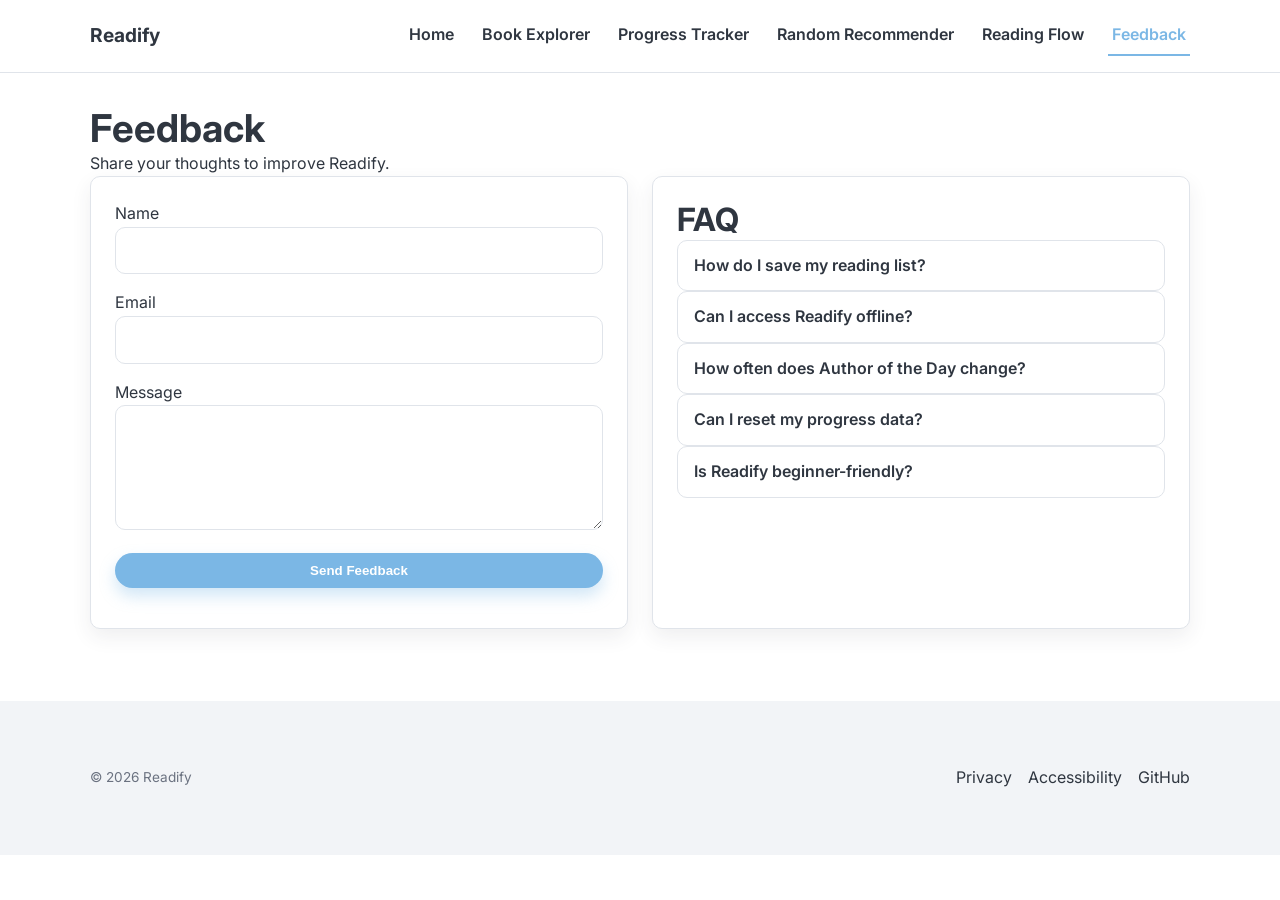
<file: readify-site/feedback.html>
<!DOCTYPE html>
<html lang="en">
<head>
  <meta charset="UTF-8">
  <meta name="viewport" content="width=device-width, initial-scale=1.0">
  <title>Readify | Feedback</title>
  <link rel="icon" href="favicon.ico">
  <link rel="manifest" href="manifest.json">
  <link rel="stylesheet" href="css/base.css">
  <link rel="stylesheet" href="css/navbar.css">
  <link rel="stylesheet" href="css/footer.css">
  <link rel="stylesheet" href="css/feedback.css">
</head>
<body>
  <header class="navbar">
    <div class="container nav-container">
      <a class="logo" href="index.html">Readify</a>
      <button class="hamburger" aria-label="Toggle navigation" aria-expanded="false" aria-controls="primaryNav">
        <span></span>
        <span></span>
        <span></span>
      </button>
      <nav id="primaryNav" class="nav-links" aria-label="Primary">
        <a href="index.html">Home</a>
        <a href="explorer.html">Book Explorer</a>
        <a href="tracker.html">Progress Tracker</a>
        <a href="recommender.html">Random Recommender</a>
        <a href="flow.html">Reading Flow</a>
        <a href="feedback.html">Feedback</a>
      </nav>
    </div>
  </header>

  <main class="container">
    <section class="reveal">
      <h1>Feedback</h1>
      <p>Share your thoughts to improve Readify.</p>
    </section>

    <section class="feedback-grid reveal">
      <form id="feedbackForm" class="card">
        <label>Name
          <input name="name" type="text" required>
          <small id="nameError" class="error-text"></small>
        </label>
        <label>Email
          <input name="email" type="email" required>
          <small id="emailError" class="error-text"></small>
        </label>
        <label>Message
          <textarea name="message" rows="4" required></textarea>
          <small id="messageError" class="error-text"></small>
        </label>
        <button class="btn btn-primary" type="submit">Send Feedback</button>
        <p id="feedbackMsg"></p>
      </form>

      <div class="card">
        <h2>FAQ</h2>
        <div class="accordion-item">
          <div class="accordion-title">How do I save my reading list?</div>
          <div class="accordion-content"><p>Use the “Save to Reading List” buttons in Explorer or Recommender.</p></div>
        </div>
        <div class="accordion-item">
          <div class="accordion-title">Can I access Readify offline?</div>
          <div class="accordion-content"><p>Yes, the PWA caches pages after your first visit.</p></div>
        </div>
        <div class="accordion-item">
          <div class="accordion-title">How often does Author of the Day change?</div>
          <div class="accordion-content"><p>It updates daily using the system date.</p></div>
        </div>
        <div class="accordion-item">
          <div class="accordion-title">Can I reset my progress data?</div>
          <div class="accordion-content"><p>Clear your browser localStorage to reset saved data.</p></div>
        </div>
        <div class="accordion-item">
          <div class="accordion-title">Is Readify beginner-friendly?</div>
          <div class="accordion-content"><p>Yes! The code is simple and commented for viva discussions.</p></div>
        </div>
      </div>
    </section>
  </main>

  <footer class="footer">
    <div class="container footer-grid">
      <small>© 2026 Readify</small>
      <div class="footer-links">
        <a href="#">Privacy</a>
        <a href="#">Accessibility</a>
        <a href="https://github.com">GitHub</a>
      </div>
    </div>
  </footer>

  <button id="backToTop" class="back-to-top" aria-label="Back to top">↑</button>

  <script src="js/utils.js"></script>
  <script src="js/navbar.js"></script>
  <script src="js/feedback.js"></script>
  <script>
    if ('serviceWorker' in navigator) {
      navigator.serviceWorker.register('service-worker.js');
    }
  </script>
</body>
</html>
</file>
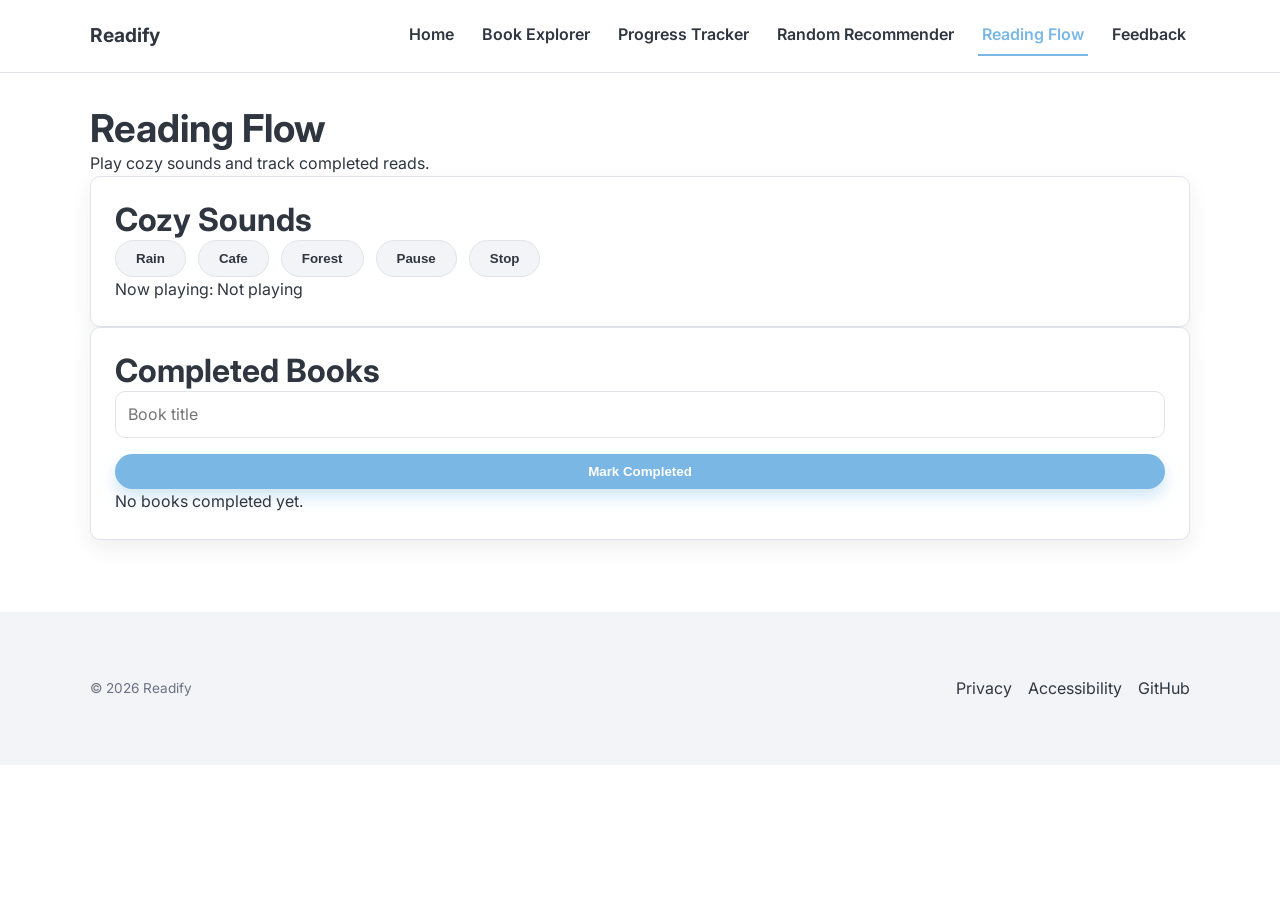
<file: readify-site/flow.html>
<!DOCTYPE html>
<html lang="en">
<head>
  <meta charset="UTF-8">
  <meta name="viewport" content="width=device-width, initial-scale=1.0">
  <title>Readify | Reading Flow</title>
  <link rel="icon" href="favicon.ico">
  <link rel="manifest" href="manifest.json">
  <link rel="stylesheet" href="css/base.css">
  <link rel="stylesheet" href="css/navbar.css">
  <link rel="stylesheet" href="css/footer.css">
  <link rel="stylesheet" href="css/flow.css">
</head>
<body>
  <header class="navbar">
    <div class="container nav-container">
      <a class="logo" href="index.html">Readify</a>
      <button class="hamburger" aria-label="Toggle navigation" aria-expanded="false" aria-controls="primaryNav">
        <span></span>
        <span></span>
        <span></span>
      </button>
      <nav id="primaryNav" class="nav-links" aria-label="Primary">
        <a href="index.html">Home</a>
        <a href="explorer.html">Book Explorer</a>
        <a href="tracker.html">Progress Tracker</a>
        <a href="recommender.html">Random Recommender</a>
        <a href="flow.html">Reading Flow</a>
        <a href="feedback.html">Feedback</a>
      </nav>
    </div>
  </header>

  <main class="container">
    <section class="reveal">
      <h1>Reading Flow</h1>
      <p>Play cozy sounds and track completed reads.</p>
    </section>

    <section class="card reveal">
      <h2>Cozy Sounds</h2>
      <!-- Placeholder audio files: add sounds/rain.mp3, sounds/cafe.mp3, sounds/forest.mp3 manually -->
      <div class="sound-controls">
        <button class="btn btn-secondary" data-sound="sounds/rain.mp3">Rain</button>
        <button class="btn btn-secondary" data-sound="sounds/cafe.mp3">Cafe</button>
        <button class="btn btn-secondary" data-sound="sounds/forest.mp3">Forest</button>
        <button class="btn btn-secondary" id="pauseSound">Pause</button>
        <button class="btn btn-secondary" id="stopSound">Stop</button>
      </div>
      <p>Now playing: <span id="nowPlaying">Not playing</span></p>
    </section>

    <section class="card reveal">
      <h2>Completed Books</h2>
      <form id="completedForm">
        <input name="completedTitle" type="text" placeholder="Book title">
        <button class="btn btn-primary" type="submit">Mark Completed</button>
      </form>
      <div id="completedList" class="completed-list"></div>
    </section>
  </main>

  <footer class="footer">
    <div class="container footer-grid">
      <small>© 2026 Readify</small>
      <div class="footer-links">
        <a href="#">Privacy</a>
        <a href="#">Accessibility</a>
        <a href="https://github.com">GitHub</a>
      </div>
    </div>
  </footer>

  <button id="backToTop" class="back-to-top" aria-label="Back to top">↑</button>

  <script src="js/utils.js"></script>
  <script src="js/navbar.js"></script>
  <script src="js/flow.js"></script>
  <script>
    if ('serviceWorker' in navigator) {
      navigator.serviceWorker.register('service-worker.js');
    }
  </script>
</body>
</html>
</file>
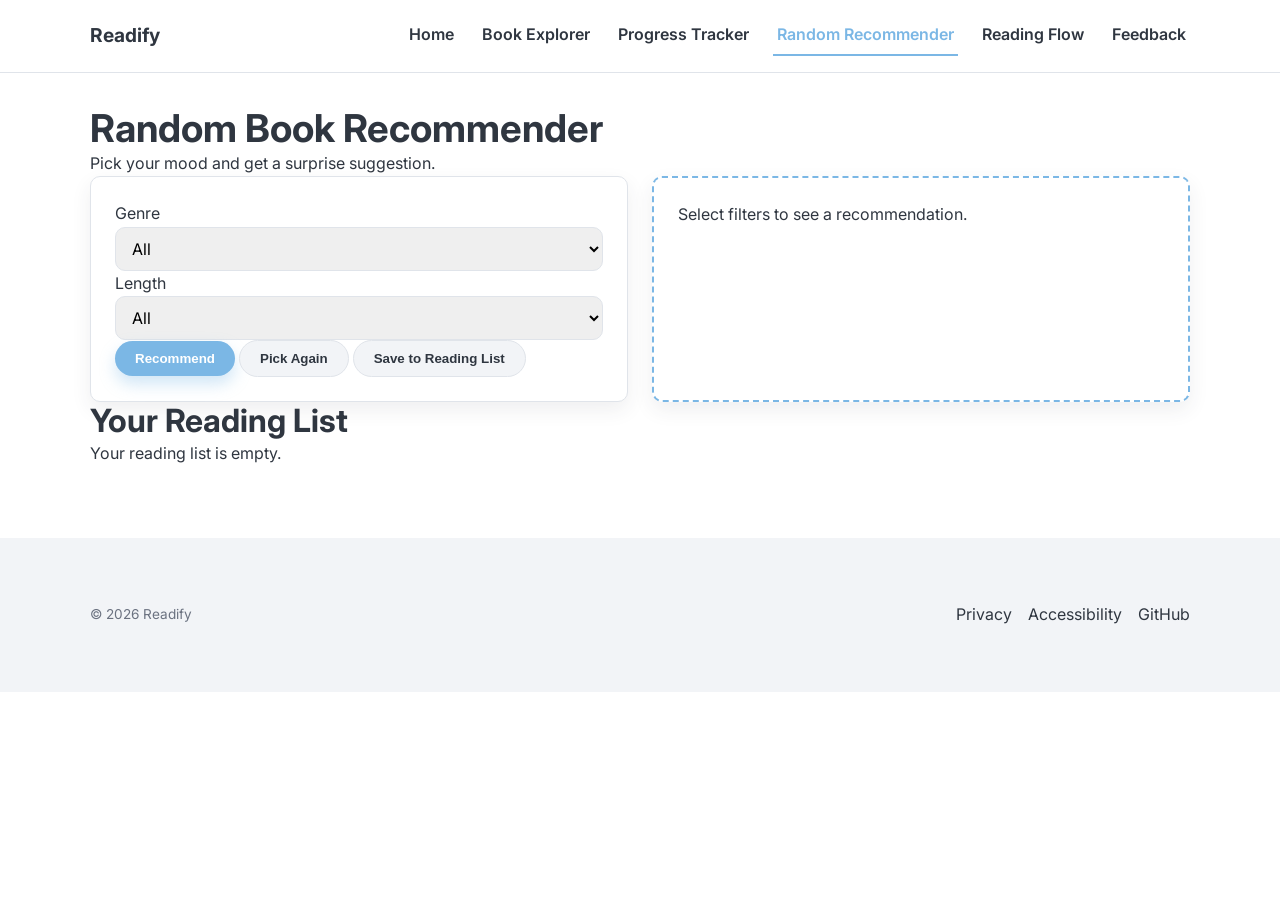
<file: readify-site/recommender.html>
<!DOCTYPE html>
<html lang="en">
<head>
  <meta charset="UTF-8">
  <meta name="viewport" content="width=device-width, initial-scale=1.0">
  <title>Readify | Random Recommender</title>
  <link rel="icon" href="favicon.ico">
  <link rel="manifest" href="manifest.json">
  <link rel="stylesheet" href="css/base.css">
  <link rel="stylesheet" href="css/navbar.css">
  <link rel="stylesheet" href="css/footer.css">
  <link rel="stylesheet" href="css/recommender.css">
</head>
<body>
  <header class="navbar">
    <div class="container nav-container">
      <a class="logo" href="index.html">Readify</a>
      <button class="hamburger" aria-label="Toggle navigation" aria-expanded="false" aria-controls="primaryNav">
        <span></span>
        <span></span>
        <span></span>
      </button>
      <nav id="primaryNav" class="nav-links" aria-label="Primary">
        <a href="index.html">Home</a>
        <a href="explorer.html">Book Explorer</a>
        <a href="tracker.html">Progress Tracker</a>
        <a href="recommender.html">Random Recommender</a>
        <a href="flow.html">Reading Flow</a>
        <a href="feedback.html">Feedback</a>
      </nav>
    </div>
  </header>

  <main class="container">
    <section class="reveal">
      <h1>Random Book Recommender</h1>
      <p>Pick your mood and get a surprise suggestion.</p>
    </section>

    <section class="recommender-grid reveal">
      <div class="card">
        <label>Genre
          <select id="recGenre">
            <option>All</option>
            <option>Fantasy</option>
            <option>Adventure</option>
            <option>Contemporary</option>
            <option>Science Fiction</option>
            <option>Mystery</option>
          </select>
        </label>
        <label>Length
          <select id="recLength">
            <option>All</option>
            <option>Short</option>
            <option>Medium</option>
            <option>Long</option>
          </select>
        </label>
        <button id="recommendBtn" class="btn btn-primary" type="button">Recommend</button>
        <button id="pickAgain" class="btn btn-secondary" type="button">Pick Again</button>
        <button id="saveRec" class="btn btn-secondary" type="button">Save to Reading List</button>
      </div>

      <div id="recommendationCard" class="card recommendation-card">
        <p>Select filters to see a recommendation.</p>
      </div>
    </section>

    <section class="reveal">
      <h2>Your Reading List</h2>
      <div id="readingListPreview" class="list-preview"></div>
    </section>
  </main>

  <footer class="footer">
    <div class="container footer-grid">
      <small>© 2026 Readify</small>
      <div class="footer-links">
        <a href="#">Privacy</a>
        <a href="#">Accessibility</a>
        <a href="https://github.com">GitHub</a>
      </div>
    </div>
  </footer>

  <button id="backToTop" class="back-to-top" aria-label="Back to top">↑</button>

  <script src="js/utils.js"></script>
  <script src="js/data.js"></script>
  <script src="js/navbar.js"></script>
  <script src="js/recommender.js"></script>
  <script>
    if ('serviceWorker' in navigator) {
      navigator.serviceWorker.register('service-worker.js');
    }
  </script>
</body>
</html>
</file>
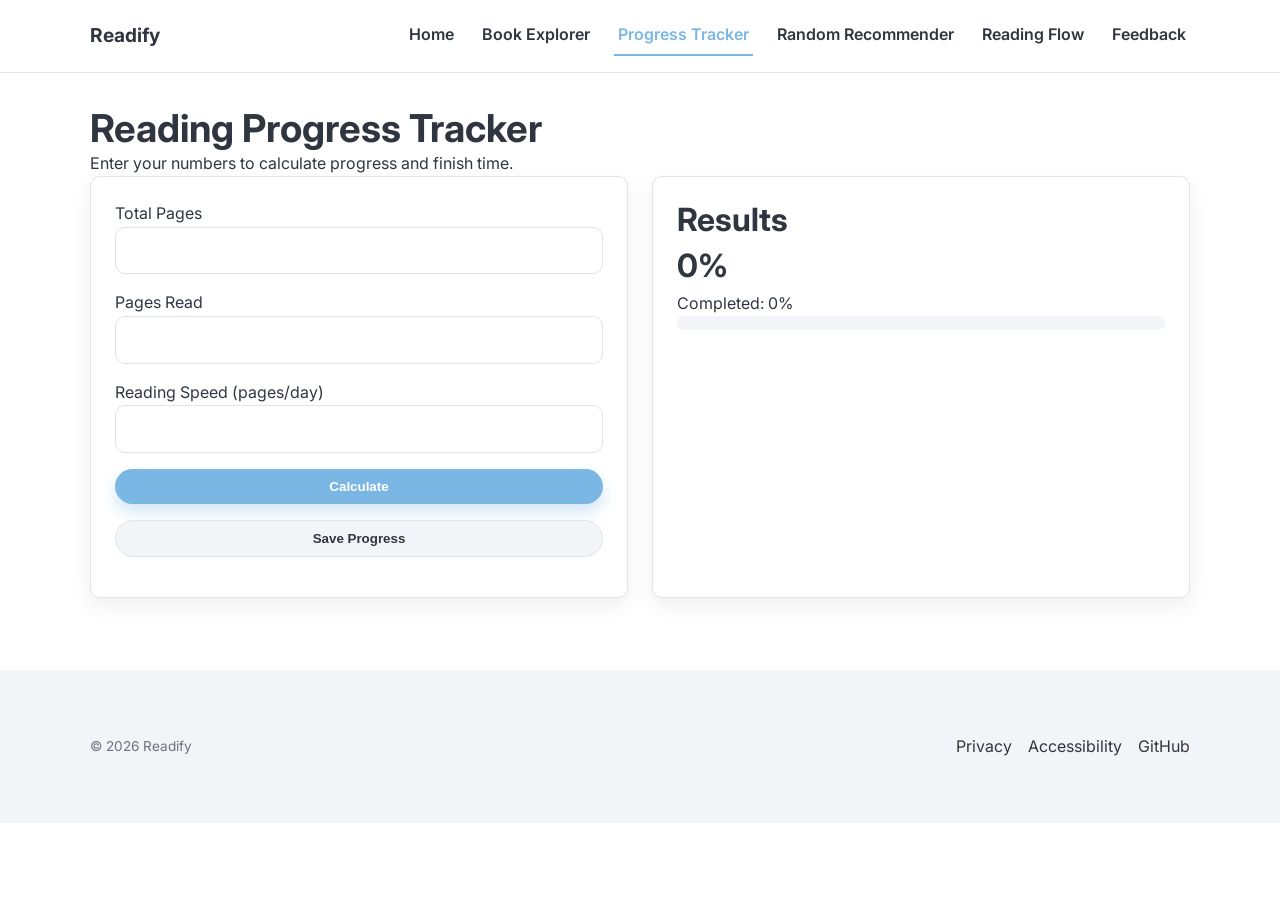
<file: readify-site/tracker.html>
<!DOCTYPE html>
<html lang="en">
<head>
  <meta charset="UTF-8">
  <meta name="viewport" content="width=device-width, initial-scale=1.0">
  <title>Readify | Progress Tracker</title>
  <link rel="icon" href="favicon.ico">
  <link rel="manifest" href="manifest.json">
  <link rel="stylesheet" href="css/base.css">
  <link rel="stylesheet" href="css/navbar.css">
  <link rel="stylesheet" href="css/footer.css">
  <link rel="stylesheet" href="css/tracker.css">
</head>
<body>
  <header class="navbar">
    <div class="container nav-container">
      <a class="logo" href="index.html">Readify</a>
      <button class="hamburger" aria-label="Toggle navigation" aria-expanded="false" aria-controls="primaryNav">
        <span></span>
        <span></span>
        <span></span>
      </button>
      <nav id="primaryNav" class="nav-links" aria-label="Primary">
        <a href="index.html">Home</a>
        <a href="explorer.html">Book Explorer</a>
        <a href="tracker.html">Progress Tracker</a>
        <a href="recommender.html">Random Recommender</a>
        <a href="flow.html">Reading Flow</a>
        <a href="feedback.html">Feedback</a>
      </nav>
    </div>
  </header>

  <main class="container">
    <section class="reveal">
      <h1>Reading Progress Tracker</h1>
      <p>Enter your numbers to calculate progress and finish time.</p>
    </section>

    <section class="tracker-grid reveal">
      <form id="trackerForm" class="card">
        <label>Total Pages
          <input name="totalPages" type="number" min="1" required>
        </label>
        <label>Pages Read
          <input name="pagesRead" type="number" min="0" required>
        </label>
        <label>Reading Speed (pages/day)
          <input name="speed" type="number" min="1" required>
        </label>
        <button class="btn btn-primary" type="submit">Calculate</button>
        <button class="btn btn-secondary" type="button" id="saveProgress">Save Progress</button>
        <p id="saveStatus"></p>
      </form>

      <div class="card">
        <h2>Results</h2>
        <div class="counter" id="counter">0%</div>
        <p>Completed: <span id="percentComplete">0%</span></p>
        <div class="progress-bar">
          <div id="progressFill" class="progress-fill"></div>
        </div>
        <p id="finishEstimate"></p>
      </div>
    </section>
  </main>

  <footer class="footer">
    <div class="container footer-grid">
      <small>© 2026 Readify</small>
      <div class="footer-links">
        <a href="#">Privacy</a>
        <a href="#">Accessibility</a>
        <a href="https://github.com">GitHub</a>
      </div>
    </div>
  </footer>

  <button id="backToTop" class="back-to-top" aria-label="Back to top">↑</button>

  <script src="js/utils.js"></script>
  <script src="js/navbar.js"></script>
  <script src="js/tracker.js"></script>
  <script>
    if ('serviceWorker' in navigator) {
      navigator.serviceWorker.register('service-worker.js');
    }
  </script>
</body>
</html>
</file>
<file: readify-site/css/base.css>
/* Base styles: reset, typography, utilities, and reusable components */
@import url('https://fonts.googleapis.com/css2?family=Inter:wght@300;400;600;700&display=swap');

:root {
  --primary: #7bb7e5;
  --secondary: #f2f4f7;
  --bg: #ffffff;
  --text: #2f3640;
  --border: #e0e4ea;
  --success: #8fd3a6;
  --danger: #f28b82;
  --shadow: 0 8px 20px rgba(47, 54, 64, 0.08);
  --radius: 10px;
  --transition: 0.3s ease;
}

* {
  margin: 0;
  padding: 0;
  box-sizing: border-box;
}

html {
  scroll-behavior: smooth;
}

body {
  font-family: 'Inter', sans-serif;
  background: var(--bg);
  color: var(--text);
  line-height: 1.6;
}

img {
  max-width: 100%;
  display: block;
}

a {
  text-decoration: none;
  color: inherit;
}

ul {
  list-style: none;
}

h1, h2, h3 {
  line-height: 1.2;
}

h1 {
  font-size: clamp(2rem, 3vw, 3rem);
}

h2 {
  font-size: clamp(1.5rem, 2.5vw, 2.2rem);
}

h3 {
  font-size: 1.2rem;
}

small {
  font-size: 0.85rem;
}

.container {
  width: 90%;
  max-width: 1100px;
  margin: 0 auto;
  padding: 32px 0;
}

.card {
  background: #fff;
  border-radius: var(--radius);
  box-shadow: var(--shadow);
  padding: 24px;
  border: 1px solid var(--border);
  transition: transform var(--transition), box-shadow var(--transition);
}

.card:hover {
  transform: translateY(-4px);
  box-shadow: 0 12px 24px rgba(47, 54, 64, 0.12);
}

.btn {
  display: inline-flex;
  align-items: center;
  justify-content: center;
  gap: 8px;
  border: none;
  border-radius: 999px;
  padding: 10px 20px;
  font-weight: 600;
  cursor: pointer;
  transition: transform var(--transition), box-shadow var(--transition);
}

.btn:hover {
  transform: translateY(-2px);
}

.btn-primary {
  background: var(--primary);
  color: #fff;
  box-shadow: 0 8px 16px rgba(123, 183, 229, 0.35);
}

.btn-secondary {
  background: var(--secondary);
  color: var(--text);
  border: 1px solid var(--border);
}

.badge {
  display: inline-block;
  background: var(--secondary);
  border-radius: 999px;
  padding: 4px 12px;
  font-size: 0.85rem;
}

form {
  display: grid;
  gap: 16px;
}

input, select, textarea {
  width: 100%;
  padding: 10px 12px;
  border: 1px solid var(--border);
  border-radius: var(--radius);
  font: inherit;
}

input:focus, select:focus, textarea:focus {
  outline: 2px solid rgba(123, 183, 229, 0.4);
}

.msg-success {
  color: #1b5e3c;
  background: #e6f6ed;
  border: 1px solid #ccead9;
  padding: 10px 12px;
  border-radius: var(--radius);
}

.msg-error {
  color: #8f2b2b;
  background: #fdeaea;
  border: 1px solid #f6c9c9;
  padding: 10px 12px;
  border-radius: var(--radius);
}

table {
  width: 100%;
  border-collapse: collapse;
  margin-top: 16px;
  font-size: 0.9rem;
}

table th, table td {
  text-align: left;
  padding: 10px;
  border-bottom: 1px solid var(--border);
}

table th {
  background: var(--secondary);
}

.modal {
  position: fixed;
  inset: 0;
  background: rgba(47, 54, 64, 0.5);
  display: none;
  align-items: center;
  justify-content: center;
  padding: 24px;
  z-index: 1000;
}

.modal.active {
  display: flex;
  animation: modalFade 0.3s ease;
}

.modal-content {
  background: #fff;
  border-radius: var(--radius);
  max-width: 700px;
  width: 100%;
  padding: 24px;
  max-height: 80vh;
  overflow-y: auto;
}

@keyframes modalFade {
  from {
    opacity: 0;
    transform: translateY(10px);
  }
  to {
    opacity: 1;
    transform: translateY(0);
  }
}

.reveal {
  opacity: 0;
  transform: translateY(20px);
  transition: opacity 0.6s ease, transform 0.6s ease;
}

.reveal.active {
  opacity: 1;
  transform: translateY(0);
}

.back-to-top {
  position: fixed;
  right: 20px;
  bottom: 20px;
  background: var(--primary);
  color: #fff;
  border: none;
  padding: 10px 14px;
  border-radius: 50%;
  cursor: pointer;
  box-shadow: var(--shadow);
  display: none;
  z-index: 999;
}

.back-to-top.show {
  display: inline-flex;
}

.loader {
  width: 32px;
  height: 32px;
  border: 3px solid var(--secondary);
  border-top-color: var(--primary);
  border-radius: 50%;
  animation: spin 1s linear infinite;
}

@keyframes spin {
  to {
    transform: rotate(360deg);
  }
}

@media (max-width: 768px) {
  .container {
    padding: 24px 0;
  }
}
</file>
<file: readify-site/css/navbar.css>
/* Navbar only styles */
.navbar {
  background: #fff;
  border-bottom: 1px solid var(--border);
  position: sticky;
  top: 0;
  z-index: 100;
}

.navbar .nav-container {
  display: flex;
  align-items: center;
  justify-content: space-between;
  padding: 16px 0;
}

.logo {
  font-weight: 700;
  font-size: 1.2rem;
  color: var(--text);
}

.nav-links {
  display: flex;
  gap: 20px;
  align-items: center;
}

.nav-links a {
  font-weight: 600;
  padding: 6px 4px;
  border-bottom: 2px solid transparent;
  transition: border-color var(--transition), color var(--transition);
}

.nav-links a.active {
  border-color: var(--primary);
  color: var(--primary);
}

.hamburger {
  display: none;
  background: none;
  border: none;
  cursor: pointer;
}

.hamburger span {
  display: block;
  width: 24px;
  height: 2px;
  background: var(--text);
  margin: 5px 0;
  transition: transform var(--transition), opacity var(--transition);
}

.hamburger.open span:nth-child(1) {
  transform: translateY(7px) rotate(45deg);
}

.hamburger.open span:nth-child(2) {
  opacity: 0;
}

.hamburger.open span:nth-child(3) {
  transform: translateY(-7px) rotate(-45deg);
}

@media (max-width: 900px) {
  .nav-links {
    position: absolute;
    top: 64px;
    right: 5%;
    background: #fff;
    border: 1px solid var(--border);
    border-radius: var(--radius);
    box-shadow: var(--shadow);
    flex-direction: column;
    padding: 16px;
    gap: 12px;
    width: min(280px, 90vw);
    transform: translateY(-10px);
    opacity: 0;
    pointer-events: none;
    transition: transform var(--transition), opacity var(--transition);
  }

  .nav-links.open {
    transform: translateY(0);
    opacity: 1;
    pointer-events: auto;
  }

  .hamburger {
    display: block;
  }
}
</file>
<file: readify-site/css/footer.css>
/* Footer only styles */
.footer {
  background: var(--secondary);
  padding: 32px 0;
  margin-top: 40px;
}

.footer .footer-grid {
  display: grid;
  gap: 16px;
  align-items: center;
}

.footer-links {
  display: flex;
  gap: 16px;
  flex-wrap: wrap;
}

.footer small {
  color: #6b7280;
}

@media (min-width: 700px) {
  .footer .footer-grid {
    grid-template-columns: 1fr auto;
    justify-content: space-between;
  }
}
</file>
<file: readify-site/css/feedback.css>
/* Feedback page styles only */
.feedback-grid {
  display: grid;
  gap: 24px;
}

.accordion-item {
  border: 1px solid var(--border);
  border-radius: var(--radius);
  padding: 12px 16px;
}

.accordion-title {
  display: flex;
  justify-content: space-between;
  cursor: pointer;
  font-weight: 600;
}

.accordion-content {
  max-height: 0;
  overflow: hidden;
  transition: max-height var(--transition);
}

.accordion-item.active .accordion-content {
  max-height: 200px;
  margin-top: 8px;
}

.error-text {
  color: #b91c1c;
  font-size: 0.85rem;
}

@media (min-width: 900px) {
  .feedback-grid {
    grid-template-columns: 1fr 1fr;
  }
}
</file>
<file: readify-site/css/flow.css>
/* Reading Flow page styles only */
.sound-controls {
  display: flex;
  flex-wrap: wrap;
  gap: 12px;
}

.sound-controls .btn.active {
  background: var(--primary);
  color: #fff;
}

.completed-list {
  display: grid;
  gap: 12px;
}
</file>
<file: readify-site/css/recommender.css>
/* Recommender page styles only */
.recommender-grid {
  display: grid;
  gap: 24px;
}

.recommendation-card {
  border: 2px dashed var(--primary);
}

.pick-again {
  animation: wiggle 0.6s ease;
}

.list-preview {
  display: grid;
  gap: 12px;
}

@keyframes wiggle {
  0% { transform: rotate(0deg); }
  25% { transform: rotate(1deg); }
  50% { transform: rotate(-1deg); }
  75% { transform: rotate(1deg); }
  100% { transform: rotate(0deg); }
}

@media (min-width: 900px) {
  .recommender-grid {
    grid-template-columns: 1fr 1fr;
  }
}
</file>
<file: readify-site/css/tracker.css>
/* Tracker page styles only */
.tracker-grid {
  display: grid;
  gap: 24px;
}

.progress-bar {
  width: 100%;
  height: 14px;
  background: var(--secondary);
  border-radius: 999px;
  overflow: hidden;
}

.progress-fill {
  height: 100%;
  width: 0;
  background: var(--primary);
  transition: width 0.6s ease;
}

.counter {
  font-size: 2rem;
  font-weight: 700;
}

@media (min-width: 900px) {
  .tracker-grid {
    grid-template-columns: 1fr 1fr;
  }
}
</file>
